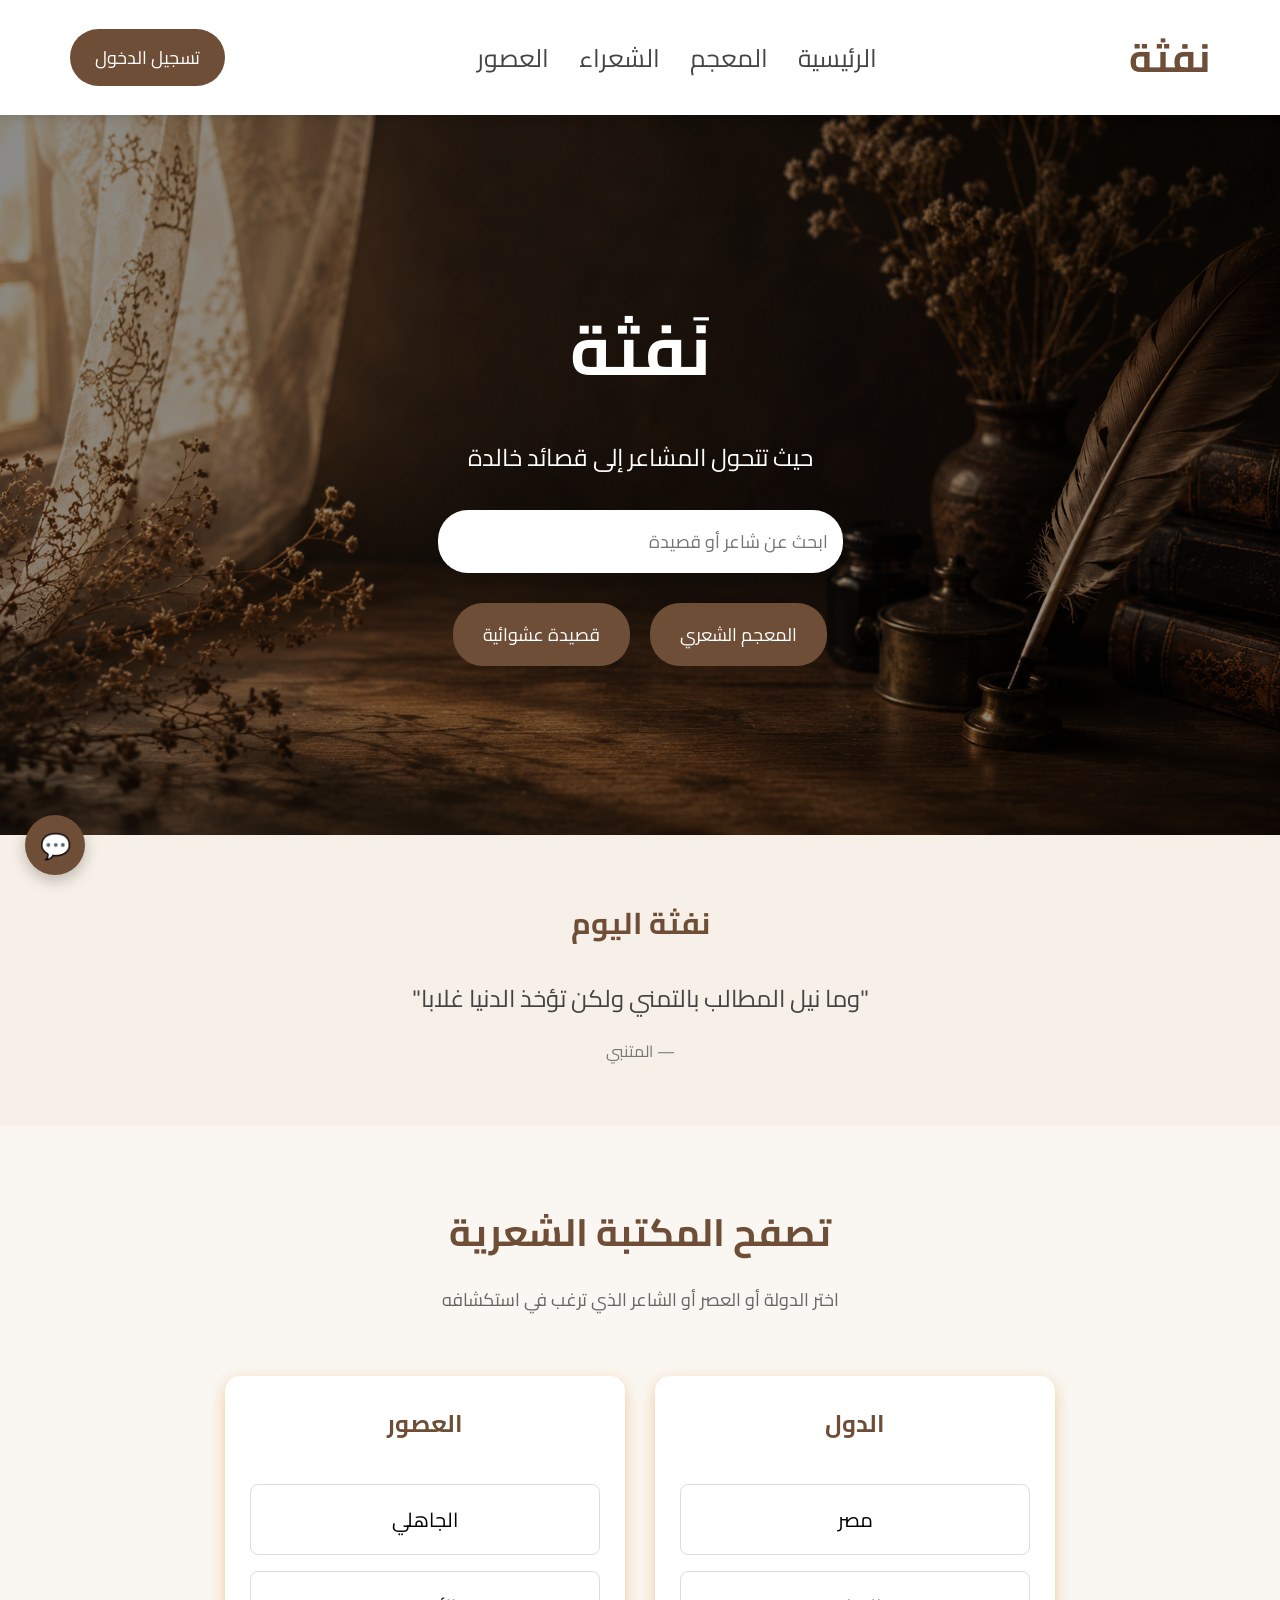
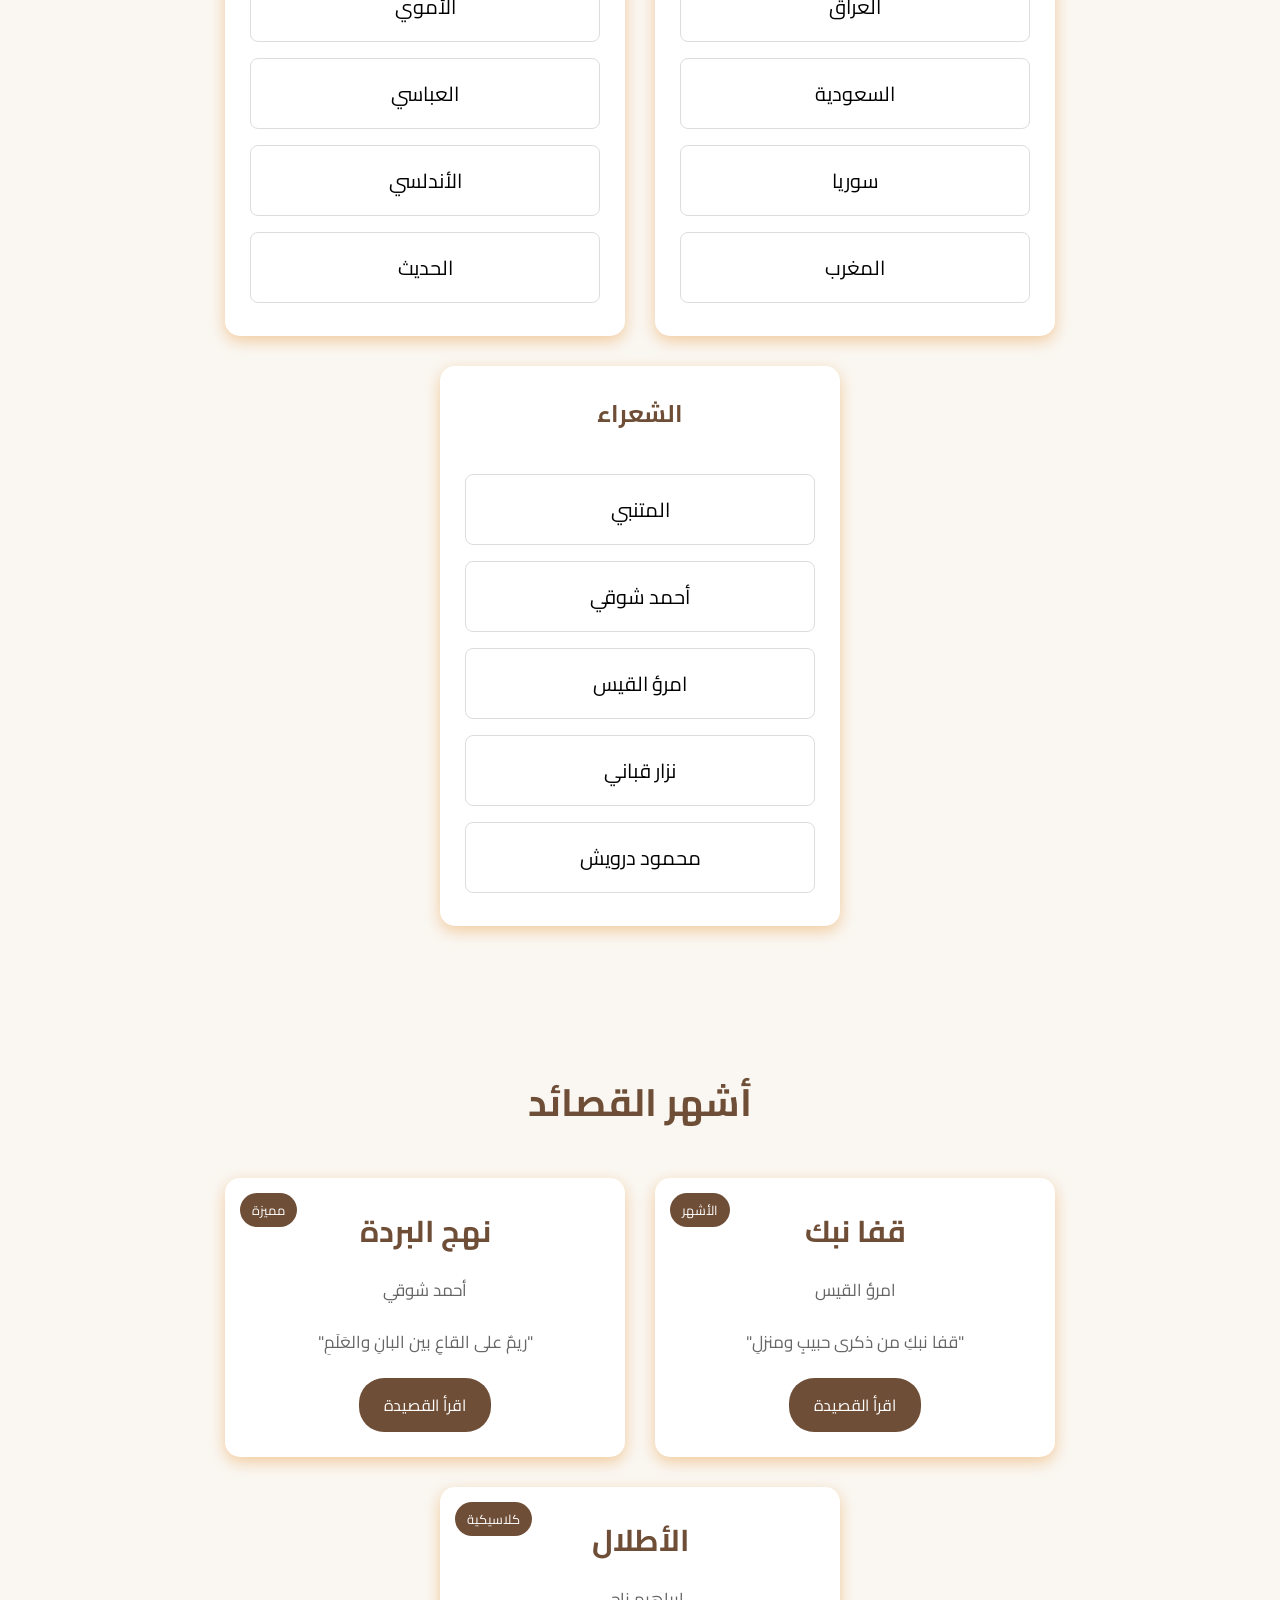
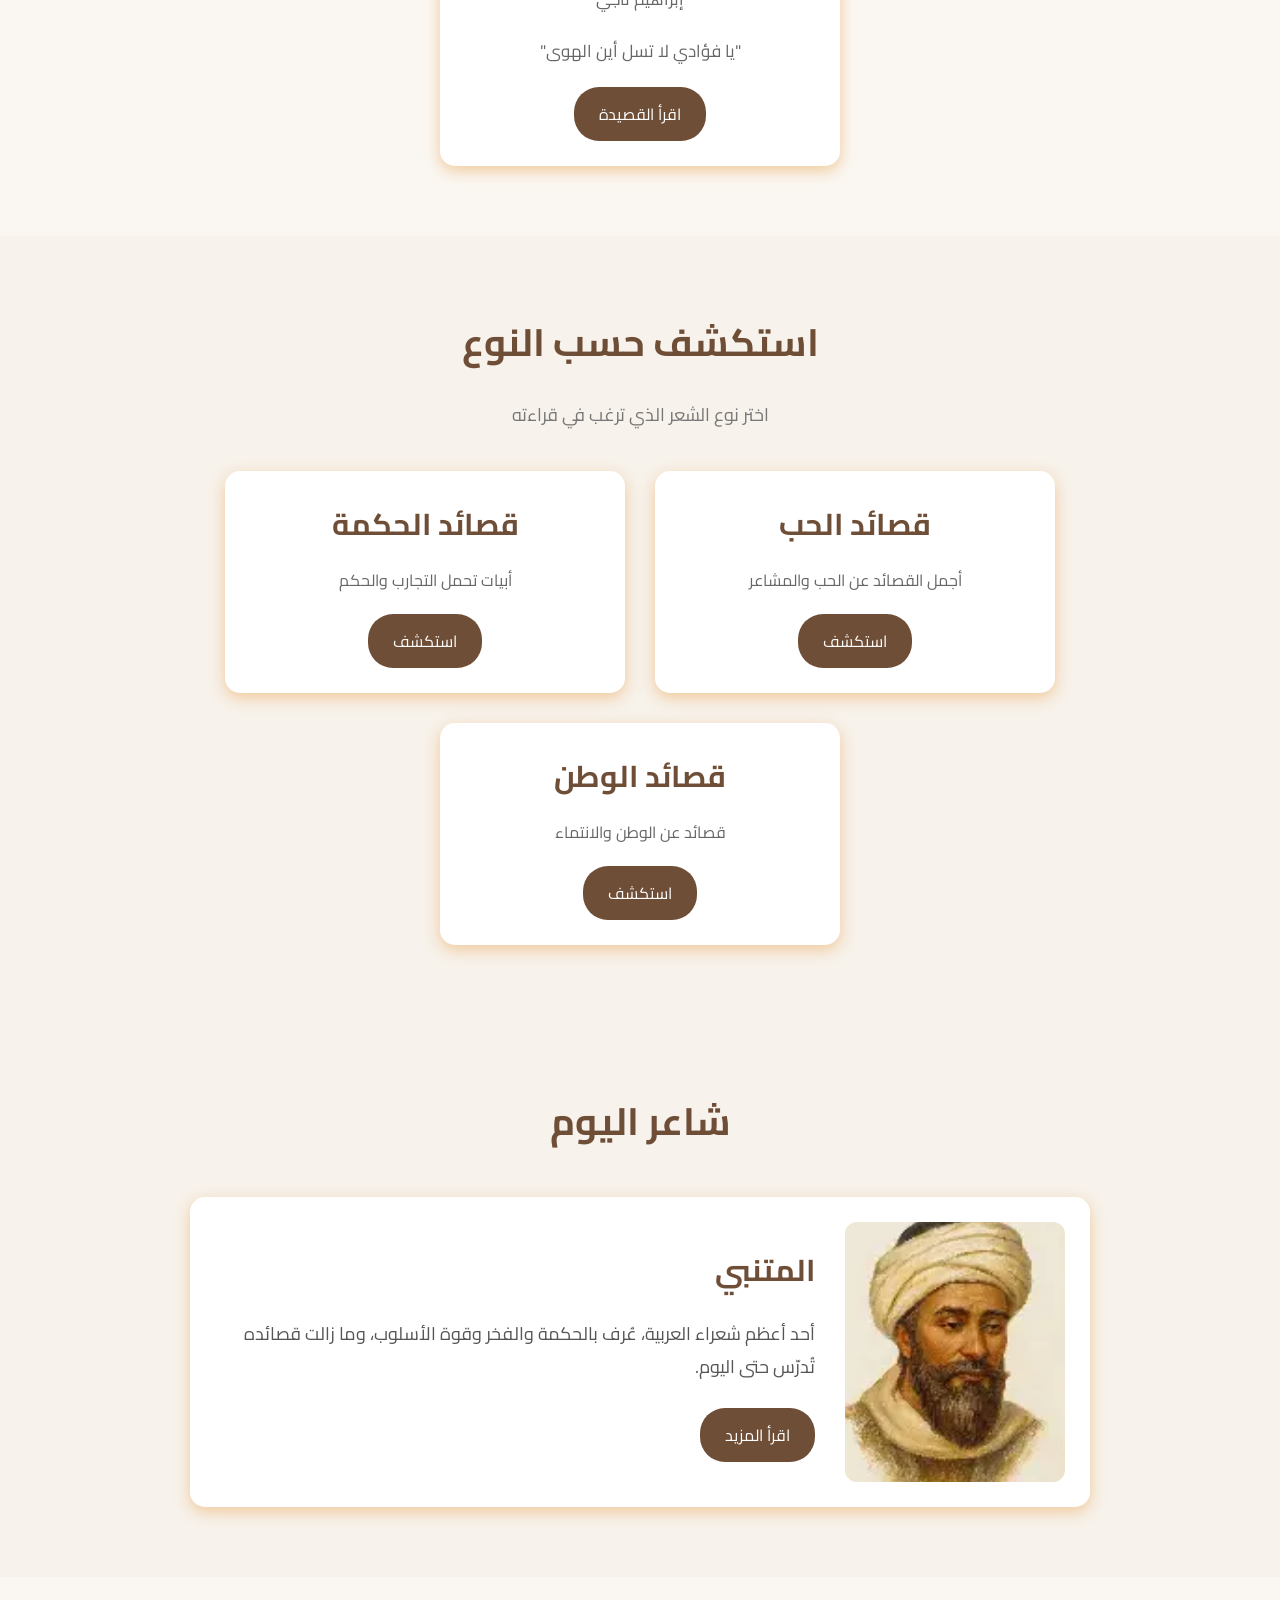
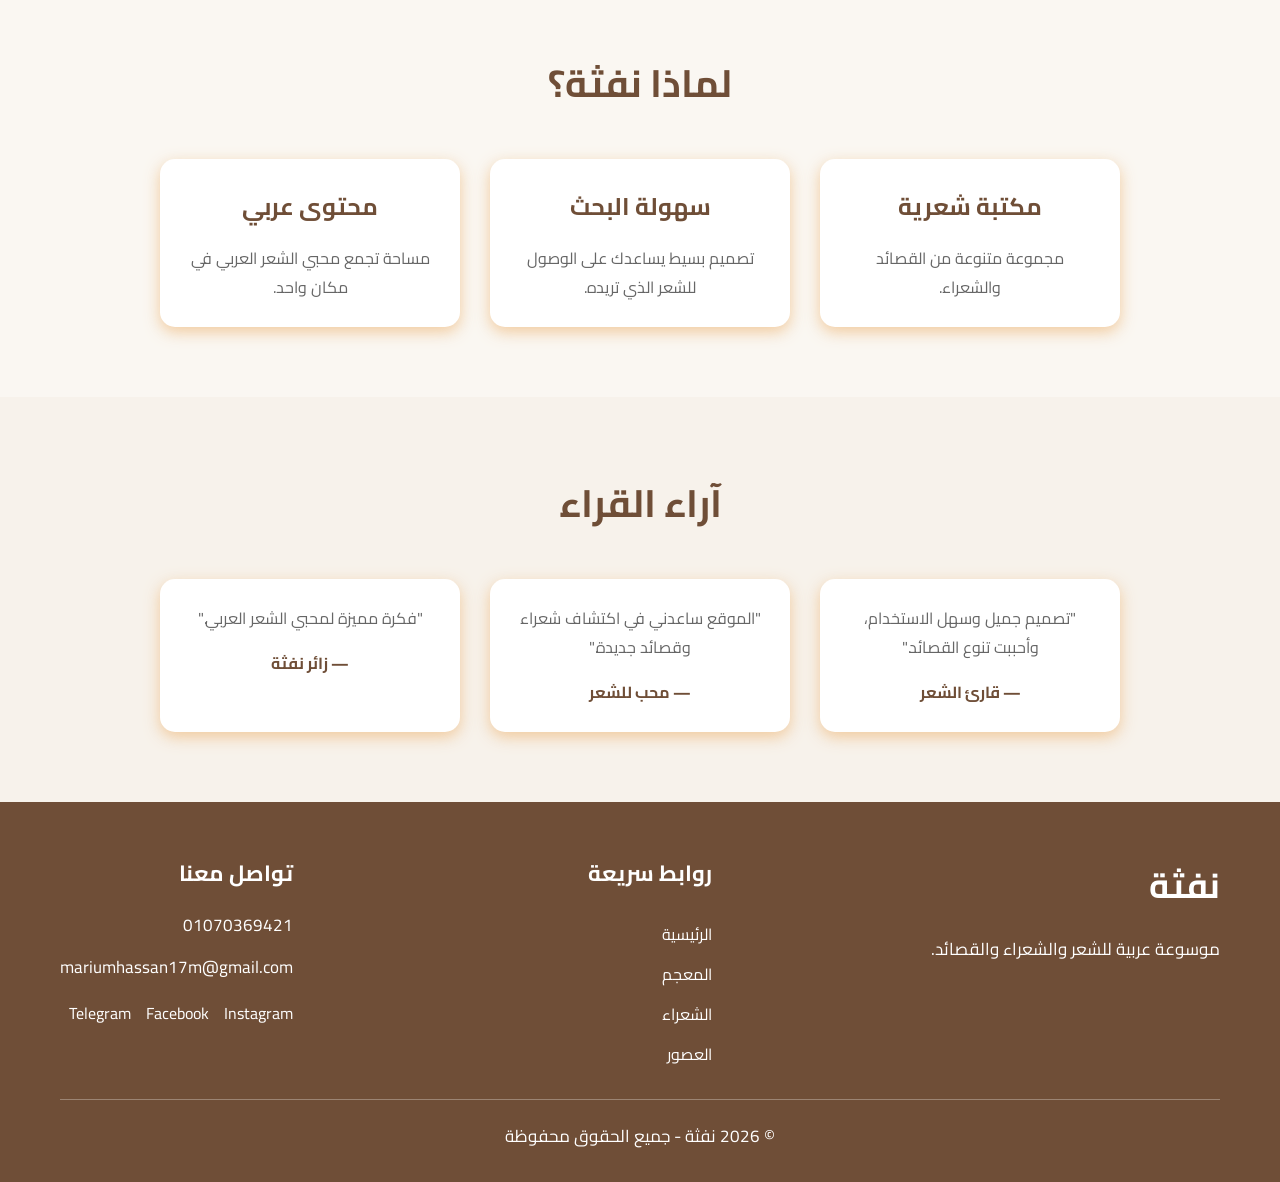
<file: index.html>
<!DOCTYPE html>
<html lang="ar" dir="rtl">
<head>
    <meta charset="UTF-8">
    <meta name="viewport" content="width=device-width, initial-scale=1.0">
    <title>نفثة - للشعر العربي</title>
    <link rel="stylesheet" href="Naftha.css">
    <link rel="preconnect" href="https://fonts.googleapis.com">
    <link rel="preconnect" href="https://fonts.gstatic.com" crossorigin>
    <link href="https://fonts.googleapis.com/css2?family=Cairo:wght@200;400;600;700&display=swap" rel="stylesheet">
</head>
<body>
<header>
    <div class="logo">
    <h2>نفثة</h2>
    </div>
    <nav>
    <ul>
    <li><a href="#home">الرئيسية</a></li>
    <li><a href="#dictionary">المعجم</a></li>
    <li><a href="#shoaraa">الشعراء</a></li>
    <li><a href="#age">العصور</a></li>
    </ul>
    </nav>
    <a href="user login.html" target="_blank" class="login">تسجيل الدخول</a>
</header>
<main>

    <section class="hero" id="home">
    <div class="overlay">
    <div class="content">
    <h1>نَفثة</h1>
    <p> حيث تتحول المشاعر إلى قصائد خالدة </p>

    <input type="text"
    placeholder="ابحث عن شاعر أو قصيدة">
    <div class="button">
    <button class="btn">المعجم الشعري</button>
    <button class="btn">قصيدة عشوائية</button>
    </div>
    </div>
    </div>
    </section>
    <section class="quote">
    <h2>نفثة اليوم</h2>
    <p> "وما نيل المطالب بالتمني ولكن تؤخذ الدنيا غلابا"</p>
    <span>— المتنبي</span>
    </section>
    <section class="title">
    <h2>تصفح المكتبة الشعرية</h2>
    <p> اختر الدولة أو العصر أو الشاعر الذي ترغب في استكشافه </p>
    </section>
    <section class="categories"> <!-- الصنف-->
    <div class="box">
    <h2>الدول</h2>
    <button>مصر</button>
    <button>العراق</button>
    <button>السعودية</button>
    <button>سوريا</button>
    <button>المغرب</button>
    </div>
    <div class="box" id="age">
    <h2>العصور</h2>
    <button>الجاهلي</button>
    <button>الأموي</button>
    <button>العباسي</button>
    <button>الأندلسي</button>
    <button>الحديث</button>
    </div>
    <div class="box" id="shoaraa">
    <h2>الشعراء</h2>
    <button>المتنبي</button>
    <button>أحمد شوقي</button>
    <button>امرؤ القيس</button>
    <button>نزار قباني</button>
    <button>محمود درويش</button>
    </div>
    </section>
    <section class="poems" id="dictionary">
    <h2>أشهر القصائد</h2>
    <div class="cards">
    <div class="card">
    <span class="badge">الأشهر</span>
    <h3>قفا نبك</h3>
    <p>امرؤ القيس</p>
    <p> "قفا نبكِ من ذكرى حبيبٍ ومنزلِ"</p>
    <button>اقرأ القصيدة</button>
    </div>
    <div class="card">
    <span class="badge">مميزة</span>
    <h3>نهج البردة</h3>
    <p>أحمد شوقي</p>
    <p> "ريمٌ على القاعِ بين البانِ والعَلَمِ"</p>
    <button>اقرأ القصيدة</button>
    </div>
    <div class="card">
    <span class="badge">كلاسيكية</span>
    <h3>الأطلال</h3>
    <p>إبراهيم ناجي</p>
    <p> "يا فؤادي لا تسل أين الهوى"</p>
    <button>اقرأ القصيدة</button>
    </div>
    </div>
    </section>
    <section class="types">
    <h2>استكشف حسب النوع</h2>
    <p> اختر نوع الشعر الذي ترغب في قراءته</p>
    <div class="type-cards">
    <div class="type-card">
    <h3>قصائد الحب</h3>
    <p> أجمل القصائد عن الحب والمشاعر </p>
    <button>استكشف</button>
    </div>
    <div class="type-card">
    <h3>قصائد الحكمة</h3>
    <p>أبيات تحمل التجارب والحكم</p>
   <button>استكشف</button>
   </div>
   <div class="type-card">
   <h3>قصائد الوطن</h3>
   <p>قصائد عن الوطن والانتماء</p>
   <button>استكشف</button>
   </div>
   </div>
   </section>
   <section class="poet">
   <h2>شاعر اليوم</h2>
   <div class="poet-card">
   <img src="img/almotanabi (2).webp" alt="صورة شاعر">
   <div class="poet-info">
   <h3>المتنبي</h3>
   <p>أحد أعظم شعراء العربية، عُرف بالحكمة والفخر
   وقوة الأسلوب، وما زالت قصائده تُدرّس حتى اليوم. </p>
   <button>اقرأ المزيد</button>
   </div>
   </div>
   </section>
   <section class="why-us">
   <h2>لماذا نفثة؟</h2>
   <div class="why-cards">
   <div class="why-card">
   <h3>مكتبة شعرية</h3>
   <p> مجموعة متنوعة من القصائد والشعراء. </p>
   </div>
   <div class="why-card">
   <h3>سهولة البحث</h3>
   <p>تصميم بسيط يساعدك على الوصول للشعر الذي تريده.</p>
   </div>
   <div class="why-card">
   <h3>محتوى عربي</h3>
   <p>مساحة تجمع محبي الشعر العربي في مكان واحد.</p>
   </div>
   </div>
   </section>
   <section class="reviews">
   <h2>آراء القراء</h2>
   <div class="review-cards">
   <div class="review-card">
   <p>"تصميم جميل وسهل الاستخدام، وأحببت تنوع القصائد." </p>
   <h4>— قارئ الشعر</h4>
   </div>
   <div class="review-card">
   <p> "الموقع ساعدني في اكتشاف شعراء وقصائد جديدة."</p>
   <h4>— محب للشعر</h4>
   </div>
   <div class="review-card">
   <p>"فكرة مميزة لمحبي الشعر العربي."</p>
   <h4>— زائر نفثة</h4>
   </div>
   </div>
   </section>
</main>
<footer>
   <div class="footer-content">
   <div class="footer-logo">
   <h2>نفثة</h2>
   <p>موسوعة عربية للشعر والشعراء والقصائد.</p>
   </div>
   <div class="footer-links">
   <h3>روابط سريعة</h3>
   <a href="#home">الرئيسية</a>
   <a href="#dictionary">المعجم</a>
   <a href="#shoaraa">الشعراء</a>
   <a href="#age">العصور</a>
   </div>
   <div class="footer-contact">
   <h3>تواصل معنا</h3>
   <p>01070369421</p>
   <p>mariumhassan17m@gmail.com</p>
   <div class="footer-social">
   <a href="#" target="_blank">Instagram</a>
   <a href="#" target="_blank">Facebook</a>
   <a href="https://t.me/nafstmasdor" target="_blank">Telegram</a>
   </div>
   </div>
   </div>
   <p class="copyright">
    © 2026 نفثة - جميع الحقوق محفوظة
   </p>
</footer>
   <a href="#" class="chat-button">💬</a>
</body>
</html>
</file>
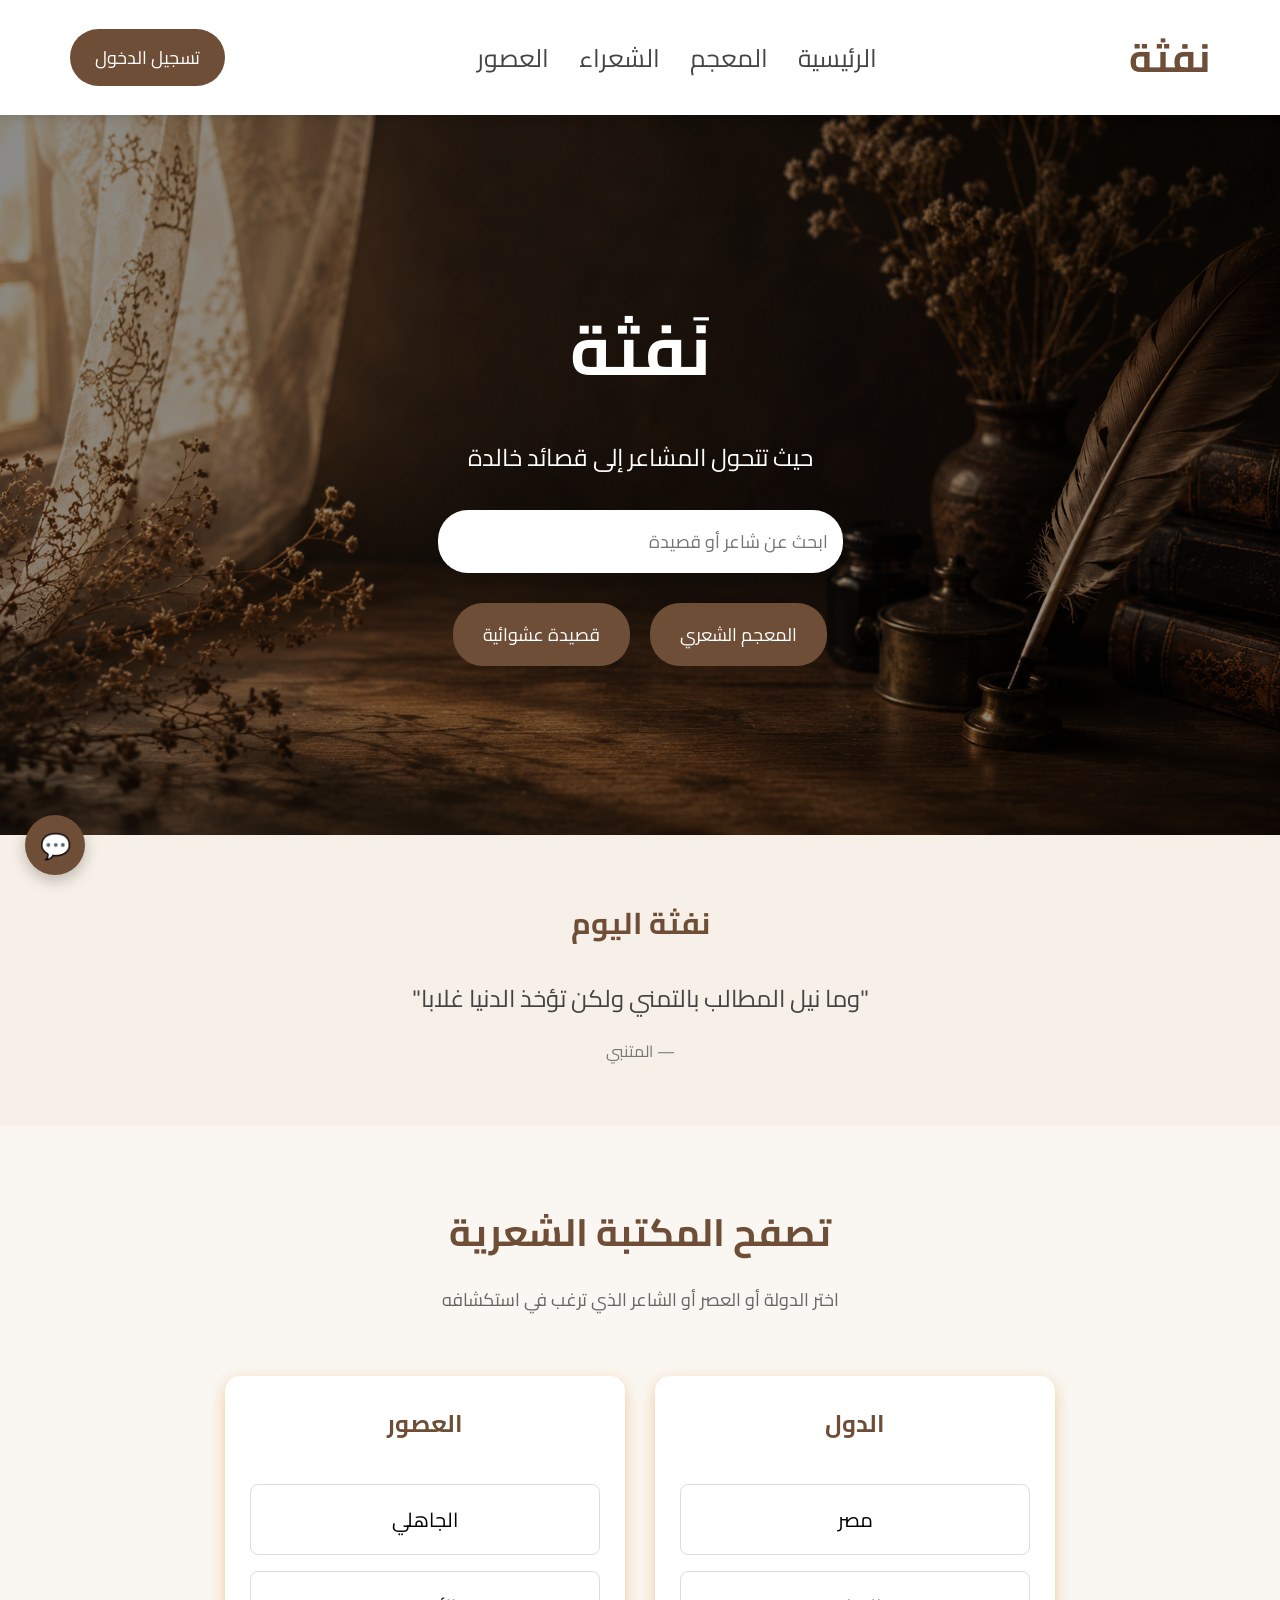
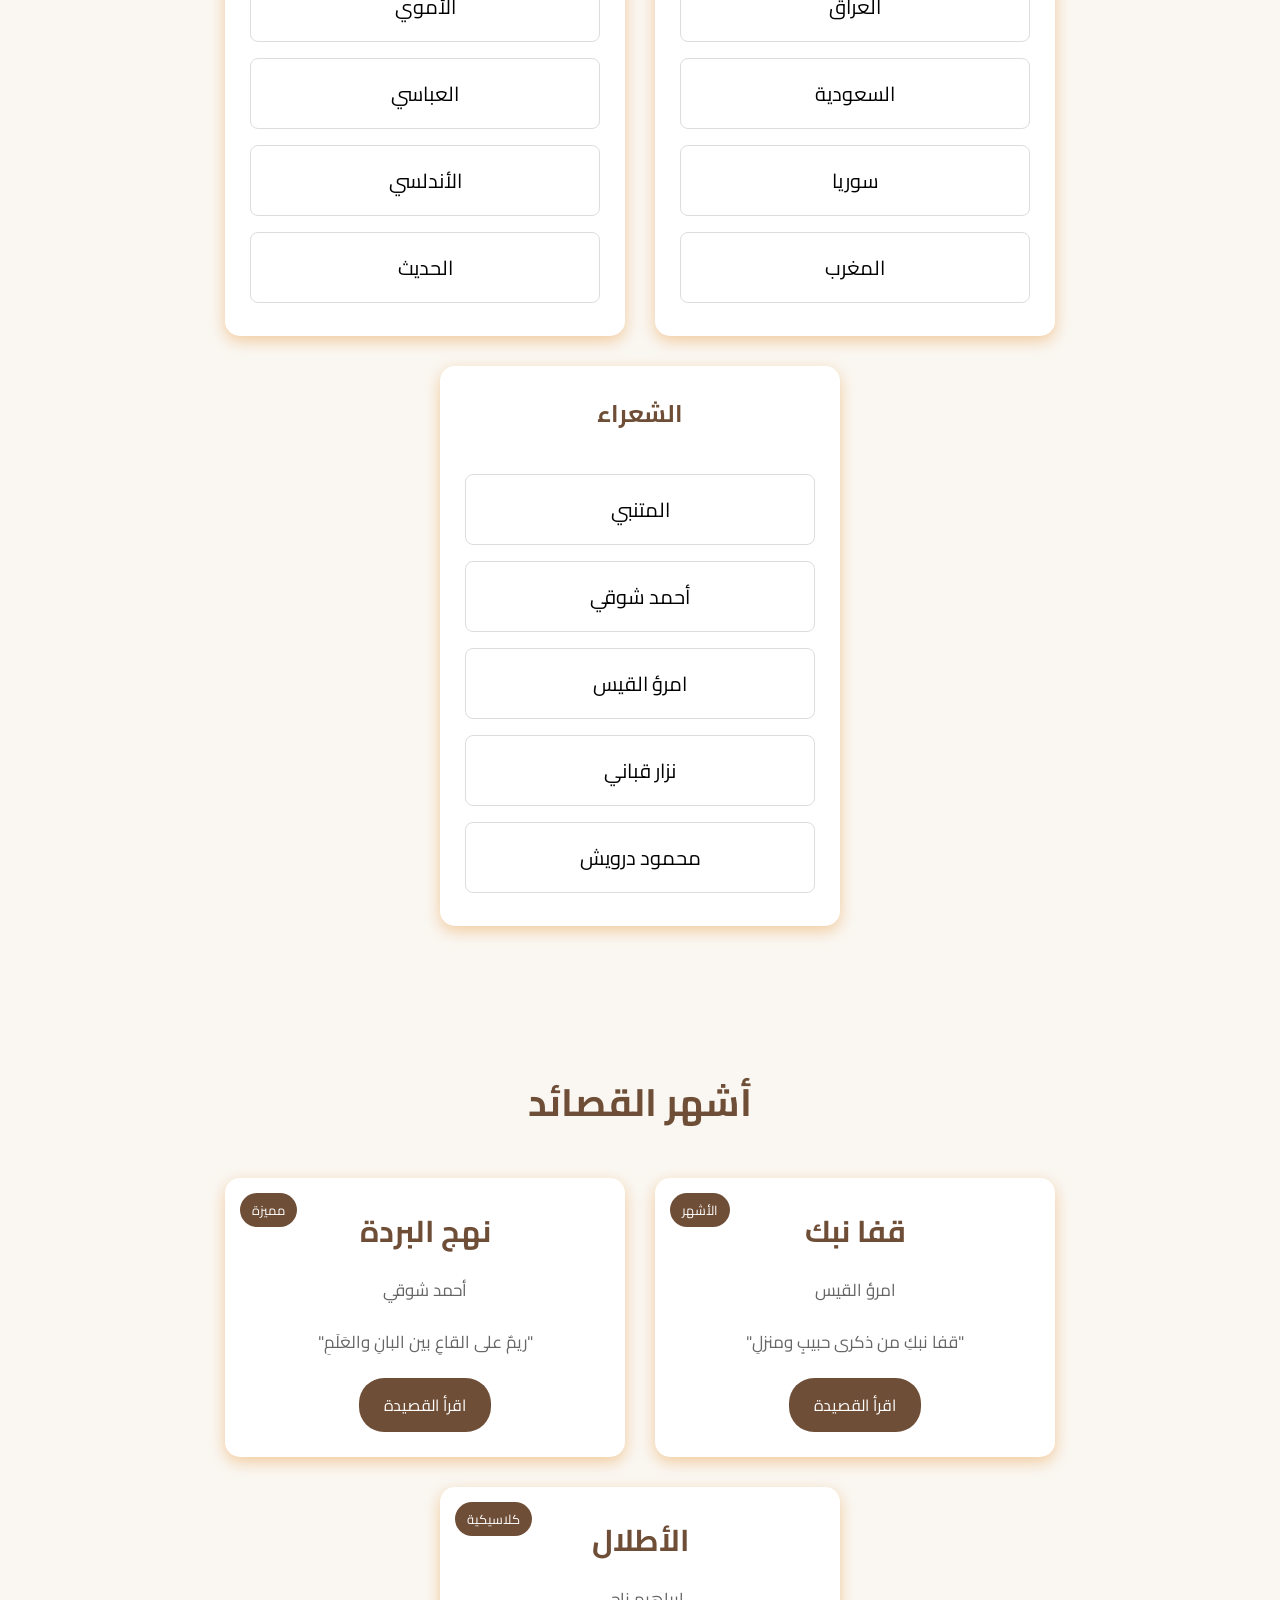
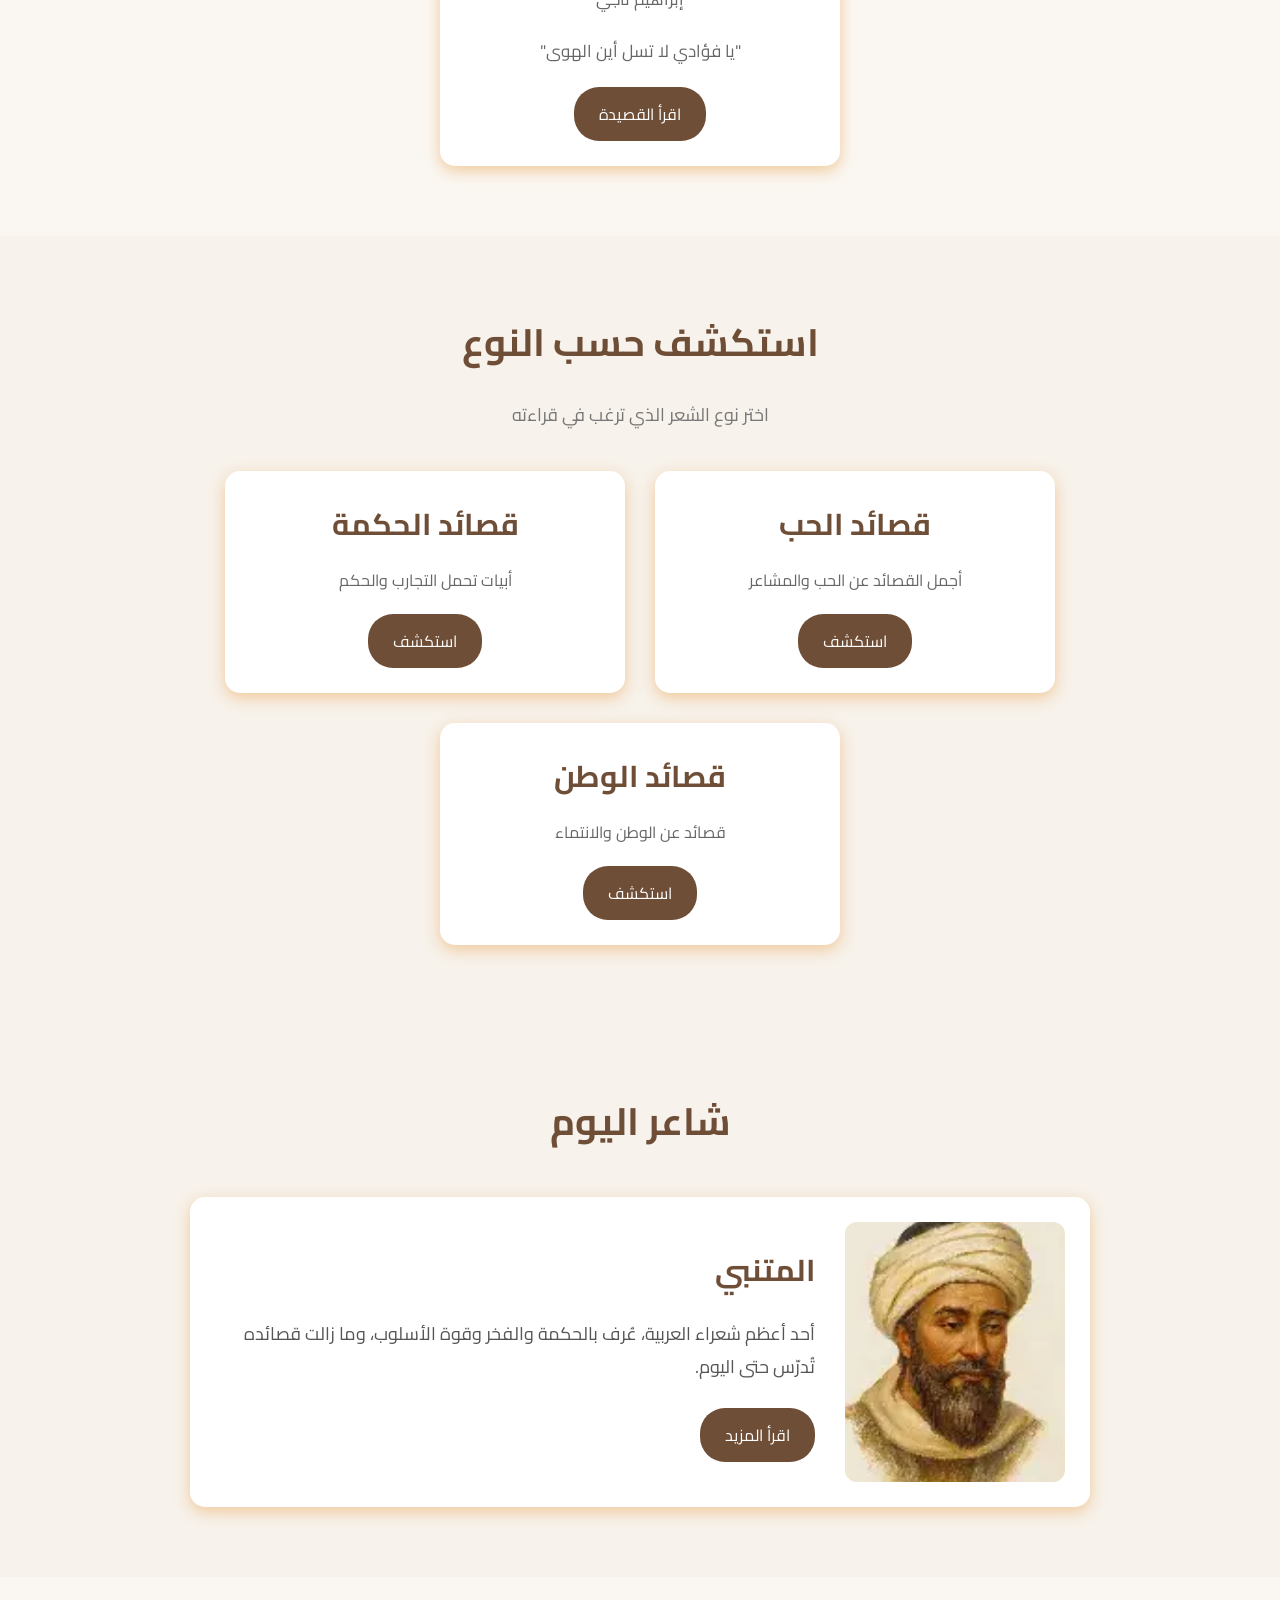
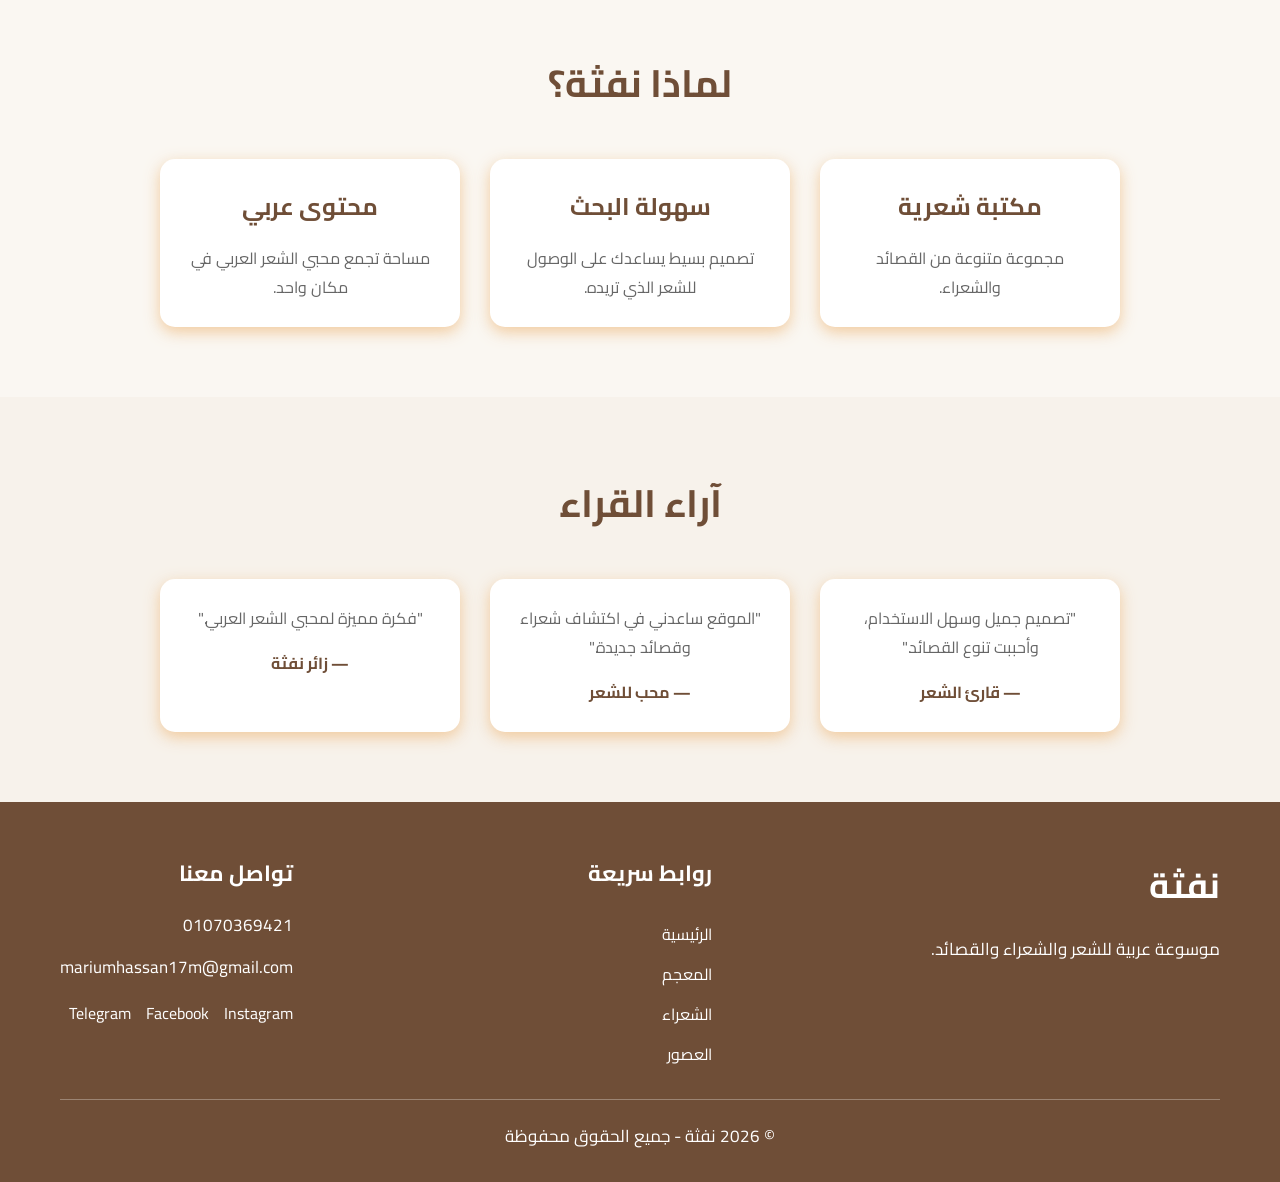
<file: Naftha.html>
<!DOCTYPE html>
<html lang="ar" dir="rtl">
<head>
    <meta charset="UTF-8">
    <meta name="viewport" content="width=device-width, initial-scale=1.0">
    <title>نفثة - للشعر العربي</title>
    <link rel="stylesheet" href="Naftha.css">
    <link rel="preconnect" href="https://fonts.googleapis.com">
    <link rel="preconnect" href="https://fonts.gstatic.com" crossorigin>
    <link href="https://fonts.googleapis.com/css2?family=Cairo:wght@200;400;600;700&display=swap" rel="stylesheet">
</head>
<body>
<header>
    <div class="logo">
    <h2>نفثة</h2>
    </div>
    <nav>
    <ul>
    <li><a href="#home">الرئيسية</a></li>
    <li><a href="#dictionary">المعجم</a></li>
    <li><a href="#shoaraa">الشعراء</a></li>
    <li><a href="#age">العصور</a></li>
    </ul>
    </nav>
    <a href="user login.html" target="_blank" class="login">تسجيل الدخول</a>
</header>
<main>

    <section class="hero" id="home">
    <div class="overlay">
    <div class="content">
    <h1>نَفثة</h1>
    <p> حيث تتحول المشاعر إلى قصائد خالدة </p>

    <input type="text"
    placeholder="ابحث عن شاعر أو قصيدة">
    <div class="button">
    <button class="btn">المعجم الشعري</button>
    <button class="btn">قصيدة عشوائية</button>
    </div>
    </div>
    </div>
    </section>
    <section class="quote">
    <h2>نفثة اليوم</h2>
    <p> "وما نيل المطالب بالتمني ولكن تؤخذ الدنيا غلابا"</p>
    <span>— المتنبي</span>
    </section>
    <section class="title">
    <h2>تصفح المكتبة الشعرية</h2>
    <p> اختر الدولة أو العصر أو الشاعر الذي ترغب في استكشافه </p>
    </section>
    <section class="categories"> <!-- الصنف-->
    <div class="box">
    <h2>الدول</h2>
    <button>مصر</button>
    <button>العراق</button>
    <button>السعودية</button>
    <button>سوريا</button>
    <button>المغرب</button>
    </div>
    <div class="box" id="age">
    <h2>العصور</h2>
    <button>الجاهلي</button>
    <button>الأموي</button>
    <button>العباسي</button>
    <button>الأندلسي</button>
    <button>الحديث</button>
    </div>
    <div class="box" id="shoaraa">
    <h2>الشعراء</h2>
    <button>المتنبي</button>
    <button>أحمد شوقي</button>
    <button>امرؤ القيس</button>
    <button>نزار قباني</button>
    <button>محمود درويش</button>
    </div>
    </section>
    <section class="poems" id="dictionary">
    <h2>أشهر القصائد</h2>
    <div class="cards">
    <div class="card">
    <span class="badge">الأشهر</span>
    <h3>قفا نبك</h3>
    <p>امرؤ القيس</p>
    <p> "قفا نبكِ من ذكرى حبيبٍ ومنزلِ"</p>
    <button>اقرأ القصيدة</button>
    </div>
    <div class="card">
    <span class="badge">مميزة</span>
    <h3>نهج البردة</h3>
    <p>أحمد شوقي</p>
    <p> "ريمٌ على القاعِ بين البانِ والعَلَمِ"</p>
    <button>اقرأ القصيدة</button>
    </div>
    <div class="card">
    <span class="badge">كلاسيكية</span>
    <h3>الأطلال</h3>
    <p>إبراهيم ناجي</p>
    <p> "يا فؤادي لا تسل أين الهوى"</p>
    <button>اقرأ القصيدة</button>
    </div>
    </div>
    </section>
    <section class="types">
    <h2>استكشف حسب النوع</h2>
    <p> اختر نوع الشعر الذي ترغب في قراءته</p>
    <div class="type-cards">
    <div class="type-card">
    <h3>قصائد الحب</h3>
    <p> أجمل القصائد عن الحب والمشاعر </p>
    <button>استكشف</button>
    </div>
    <div class="type-card">
    <h3>قصائد الحكمة</h3>
    <p>أبيات تحمل التجارب والحكم</p>
   <button>استكشف</button>
   </div>
   <div class="type-card">
   <h3>قصائد الوطن</h3>
   <p>قصائد عن الوطن والانتماء</p>
   <button>استكشف</button>
   </div>
   </div>
   </section>
   <section class="poet">
   <h2>شاعر اليوم</h2>
   <div class="poet-card">
   <img src="../img/almotanabi (2).webp" alt="صورة شاعر">
   <div class="poet-info">
   <h3>المتنبي</h3>
   <p>أحد أعظم شعراء العربية، عُرف بالحكمة والفخر
   وقوة الأسلوب، وما زالت قصائده تُدرّس حتى اليوم. </p>
   <button>اقرأ المزيد</button>
   </div>
   </div>
   </section>
   <section class="why-us">
   <h2>لماذا نفثة؟</h2>
   <div class="why-cards">
   <div class="why-card">
   <h3>مكتبة شعرية</h3>
   <p> مجموعة متنوعة من القصائد والشعراء. </p>
   </div>
   <div class="why-card">
   <h3>سهولة البحث</h3>
   <p>تصميم بسيط يساعدك على الوصول للشعر الذي تريده.</p>
   </div>
   <div class="why-card">
   <h3>محتوى عربي</h3>
   <p>مساحة تجمع محبي الشعر العربي في مكان واحد.</p>
   </div>
   </div>
   </section>
   <section class="reviews">
   <h2>آراء القراء</h2>
   <div class="review-cards">
   <div class="review-card">
   <p>"تصميم جميل وسهل الاستخدام، وأحببت تنوع القصائد." </p>
   <h4>— قارئ الشعر</h4>
   </div>
   <div class="review-card">
   <p> "الموقع ساعدني في اكتشاف شعراء وقصائد جديدة."</p>
   <h4>— محب للشعر</h4>
   </div>
   <div class="review-card">
   <p>"فكرة مميزة لمحبي الشعر العربي."</p>
   <h4>— زائر نفثة</h4>
   </div>
   </div>
   </section>
</main>
<footer>
   <div class="footer-content">
   <div class="footer-logo">
   <h2>نفثة</h2>
   <p>موسوعة عربية للشعر والشعراء والقصائد.</p>
   </div>
   <div class="footer-links">
   <h3>روابط سريعة</h3>
   <a href="#home">الرئيسية</a>
   <a href="#dictionary">المعجم</a>
   <a href="#shoaraa">الشعراء</a>
   <a href="#age">العصور</a>
   </div>
   <div class="footer-contact">
   <h3>تواصل معنا</h3>
   <p>01070369421</p>
   <p>mariumhassan17m@gmail.com</p>
   <div class="footer-social">
   <a href="#" target="_blank">Instagram</a>
   <a href="#" target="_blank">Facebook</a>
   <a href="https://t.me/nafstmasdor" target="_blank">Telegram</a>
   </div>
   </div>
   </div>
   <p class="copyright">
    © 2026 نفثة - جميع الحقوق محفوظة
   </p>
</footer>
   <a href="#" class="chat-button">💬</a>
</body>
</html>
</file>
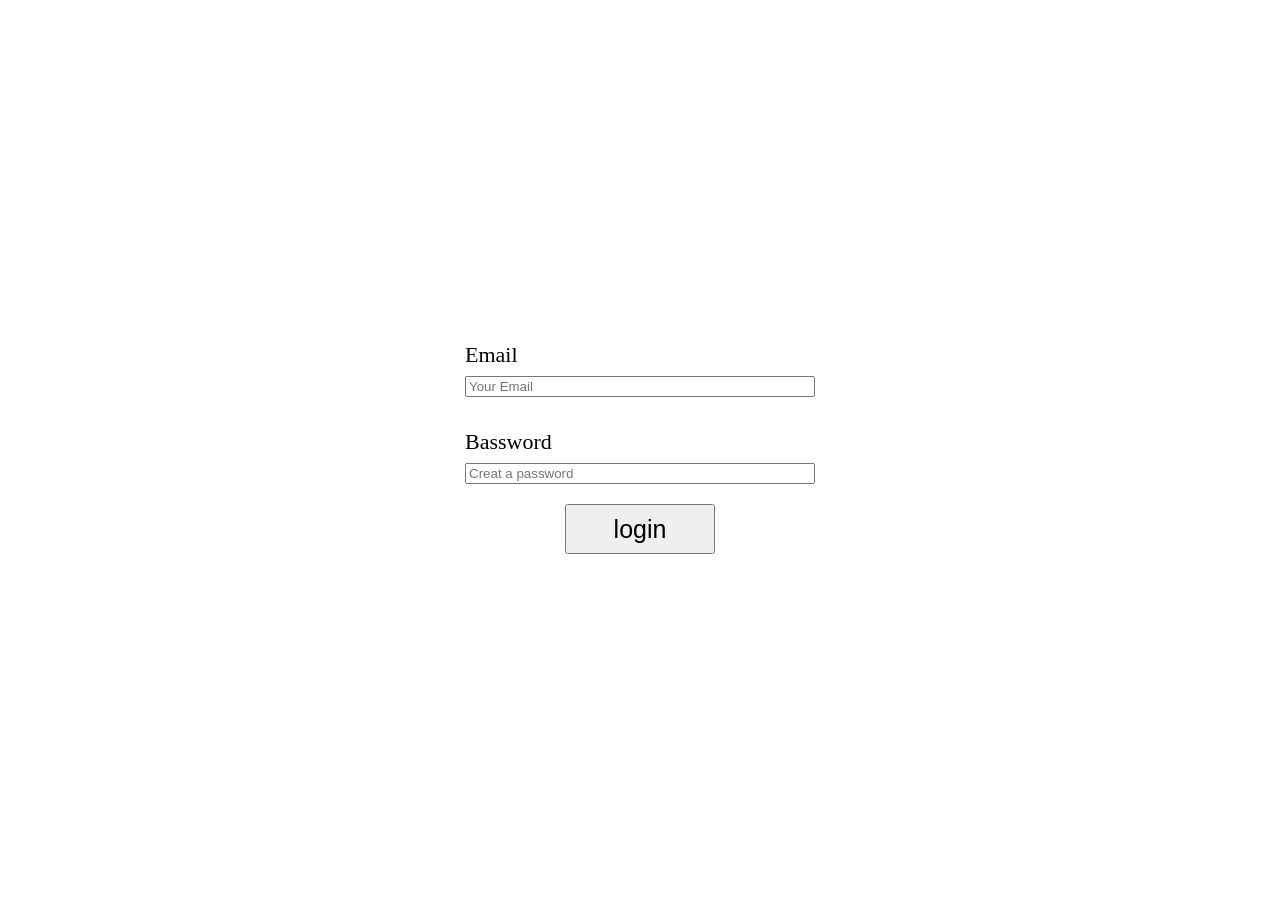
<file: user login.html>
<!DOCTYPE html>
<head>
  <title>  نفثة : تسجيل دخول </title>  
      <link rel="stylesheet" href="user login.css">

</head>
<body>
    <div class="login box"> 
    <label> Email</label>
    <input type="Email"
    placeholder="Your Email">
    <p> </p>
    <label> Bassword </label>
    <input type="password"
    placeholder="Creat a password">
    <button class="btn"> login </button>
    </div>
</body>
</file>
<file: Naftha.css>
* {   /*  universal */
    margin: 0;
    padding: 0;
    box-sizing: border-box;
    font-family: "Cairo", sans-serif;
}

html {
    scroll-behavior: smooth;
}

body {
    background: #faf7f2;
    color: #444;
    overflow-x: hidden;
}

header {
    display: flex;
    justify-content: space-between;
    align-items: center;
    padding: 20px 70px;
    background: white;
    box-shadow: 0 2px 10px rgba(0, 0, 0, .1);
    position: sticky;
    top: 0;
    z-index: 1000;
}

.logo h2 {
    color: #6f4e37;
    font-size: 40px;
}

nav ul {
    display: flex;
    gap: 30px;
    list-style: none;
}

nav a {
    text-decoration: none;
    color: #444;
    font-size: 25px;
    transition: .3s;
}

nav a:hover {
    color: #6f4e37;
}

.login {
    text-decoration: none;
    background: #6f4e37;
    color: white;
    padding: 12px 25px;
    border-radius: 30px;
    transition: .3s;
    font-size: 18px;
}

.login:hover {
    background: #8b5a2b;
    transform: translateY(-3px);
}

.hero {
    background-image: url("img/naftha.png");
    background-size: cover;
    background-position: center;
    background-repeat: no-repeat;
    height: 80vh;
    overflow: hidden;
}

.overlay {
    width: 100%;
    height: 100%;
    background: rgba(0, 0, 0, .45);
    display: flex;
    justify-content: center;
    align-items: center;
}

.content {
    text-align: center;
    color: white;
}

.content h1 {
    font-size: 70px;
    margin-bottom: 20px;
}

.content p {
    font-size: 24px;
    margin-bottom: 30px;
}

.content input {
    width: 450px;
    max-width: 90%;
    padding: 15px;
    border: none;
    border-radius: 30px;
    font-size: 18px;
    margin-bottom: 30px;
    outline: none;
}

.button {
    display: flex;
    justify-content: center;
    gap: 20px;
}

.btn {
    padding: 15px 30px;
    background: #6f4e37;
    color: white;
    border: none;
    border-radius: 30px;
    font-size: 18px;
    cursor: pointer;
    transition: .3s;
}

.btn:hover {
    background: #8b5a2b;
    transform: translateY(-3px);
}

.quote {
    text-align: center;
    padding: 60px 20px;
    background: #f7f0e8;
}

.quote h2 {
    color: #6f4e37;
    margin-bottom: 25px;
    font-size: 30px;
}

.quote p {
    font-size: 24px;
    color: #444;
    margin-bottom: 15px;
}

.quote span {
    color: #777;
}

.title {
    text-align: center;
    margin: 70px 0 40px;
}

.title h2 {
    font-size: 38px;
    color: #6f4e37;
    margin-bottom: 15px;
}

.title p {
    color: #666;
    font-size: 18px;
}

.categories {
    display: flex;
    justify-content: center; /*  الاتجاه الاساسي للعناصر */
    align-items: stretch; /*   المحاذاه , الابعاد */
    gap: 30px;
    flex-wrap: wrap;  /*  العنصر ينزل للسطر اللي تحته */
    padding: 20px 60px 70px;
}

.box {
    width: 400px;
    background: white;
    padding: 25px;
    border-radius: 15px;
    box-shadow: 0 5px 15px rgba(239, 192, 139, 0.815);
    transition: .3s;
}

.box:hover {
    transform: translateY(-8px);
}

.box h2 {
    text-align: center;
    color: #6f4e37;
    margin-bottom: 30px;
}

.box button {
    width: 100%;
    padding: 16px;
    margin: 8px 0;
    background: white;
    border: 1px solid #ddd;
    border-radius: 8px;
    font-size: 20px;
    cursor: pointer;
    transition: .3s;
}

.box button:hover {
    background: #f3e8dc;
    color: #6f4e37;
}

.poems {
    padding: 70px 60px;
    text-align: center;
}

.poems h2 {
    font-size: 38px;
    color: #6f4e37;
    margin-bottom: 40px;
}

.cards {
    display: flex;
    justify-content: center;
    align-items: stretch;
    gap: 30px;
    flex-wrap: wrap;
}

.card {
    width: 400px;
    background: white;
    padding: 25px;
    border-radius: 15px;
    box-shadow: 0 5px 15px rgba(239, 192, 139, 0.815);
    transition: .3s;
    position: relative;
    overflow: hidden;
}

.card:hover {
    transform: translateY(-8px);
}

.card h3 {
    font-size: 30px;
    color: #6f4e37;
    margin-bottom: 15px;
}

.card p {
    color: #666;
    margin-bottom: 20px;
    font-size: 17px;
}

.card button,
.type-card button,
.poet-info button {
    padding: 12px 25px;
    background: #6f4e37;
    color: white;
    border: none;
    border-radius: 25px;
    cursor: pointer;
    font-size: 16px;
    transition: .3s;
}

.card button:hover,
.type-card button:hover,
.poet-info button:hover {
    background: #8b5a2b;
    transform: translateY(-3px);
}

.badge {
    position: absolute;
    top: 15px;
    left: 15px;
    background: #6f4e37;
    color: white;
    padding: 5px 12px;
    border-radius: 20px;
    font-size: 13px;
    z-index: 2;
}

.types {
    padding: 70px 60px;
    text-align: center;
    background: #f7f2eb;
}

.types h2 {
    font-size: 38px;
    color: #6f4e37;
    margin-bottom: 20px;
}

.types > p {
    color: #777;
    font-size: 18px;
    margin-bottom: 40px;
}

.type-cards {
    display: flex;
    justify-content: center;
    align-items: stretch;
    gap: 30px;
    flex-wrap: wrap;
}

.type-card {
    width: 400px;
    background: white;
    padding: 25px;
    border-radius: 15px;
    box-shadow: 0 5px 15px rgba(239, 192, 139, 0.815);
    transition: .3s;
}

.type-card:hover {
    transform: translateY(-8px);
}

.type-card h3 {
    font-size: 30px;
    color: #6f4e37;
    margin-bottom: 15px;
}

.type-card p {
    color: #666;
    line-height: 1.7;
    margin-bottom: 20px;
}

.poet {
    padding: 70px 60px;
    background: #f7f2eb;
}

.poet h2 {
    text-align: center;
    font-size: 38px;
    color: #6f4e37;
    margin-bottom: 40px;
}

.poet-card {
    width: 900px;
    max-width: 90%;
    margin: auto;
    display: flex;
    align-items: center;
    gap: 30px;
    background: white;
    padding: 25px;
    border-radius: 15px;
    box-shadow: 0 5px 15px rgba(239, 192, 139, 0.815);
}

.poet-card img {
    width: 220px;
    height: 260px;
    border-radius: 12px;
    object-fit: cover;
}

.poet-info {
    flex: 1;
}

.poet-info h3 {
    font-size: 30px;
    color: #6f4e37;
    margin-bottom: 20px;
}

.poet-info p {
    font-size: 18px;
    line-height: 1.8;
    color: #555;
    margin-bottom: 25px;
}

.why-us {
    padding: 70px 60px;
    text-align: center;
}

.why-us h2,
.reviews h2 {
    font-size: 38px;
    color: #6f4e37;
    margin-bottom: 40px;
}

.why-cards,
.review-cards {
    display: flex;
    justify-content: center;
    align-items: stretch;
    gap: 30px;
    flex-wrap: wrap;
}

.why-card,
.review-card {
    width: 300px;
    background: white;
    padding: 25px;
    border-radius: 15px;
    box-shadow: 0 5px 15px rgba(239, 192, 139, 0.815);
    transition: .3s;
}

.why-card:hover,
.review-card:hover {
    transform: translateY(-8px);
}

.why-card h3 {
    color: #6f4e37;
    font-size: 24px;
    margin-bottom: 15px;
}

.why-card p,
.review-card p {
    color: #666;
    line-height: 1.8;
}

.reviews {
    padding: 70px 60px;
    background: #f7f2eb;
    text-align: center;
}

.review-card h4 {
    color: #6f4e37;
    margin-top: 15px;
}

footer {
    margin-top: 0;
    background: #6f4e37;
    color: white;
    padding: 50px 60px 20px;
}

.footer-content {
    display: flex;
    justify-content: space-between;
    align-items: flex-start;
    gap: 40px;
    flex-wrap: wrap;
}

footer h2 {
    font-size: 35px;
    margin-bottom: 15px;
}

footer h3 {
    font-size: 22px;
    margin-bottom: 15px;
}

footer p {
    font-size: 17px;
    margin: 10px 0;
}

.footer-logo,
.footer-links,
.footer-contact {
    min-width: 200px;
}

.footer-links {
    display: flex;
    flex-direction: column;
    gap: 10px;
}

.footer-links a,
.footer-social a {
    color: white;
    text-decoration: none;
    transition: .3s;
}

.footer-links a:hover,
.footer-social a:hover {
    color: #f3d6b5;
}

.footer-social {
    display: flex;
    gap: 15px;
    margin-top: 15px;
}

.copyright {
    text-align: center;
    border-top: 1px solid rgba(255, 255, 255, .3);
    padding-top: 20px;
    margin-top: 30px;
}

.chat-button {
    position: fixed;
    bottom: 25px;
    left: 25px;
    width: 60px;
    height: 60px;
    background: #6f4e37;
    color: white;
    text-decoration: none;
    border-radius: 50%;
    display: flex;
    justify-content: center;
    align-items: center;
    font-size: 25px;
    box-shadow: 0 5px 15px rgba(0, 0, 0, .25);
    z-index: 2000;
    transition: .3s;
}

.chat-button:hover {
    background: #8b5a2b;
    transform: scale(1.1);
}

@media (max-width: 900px) {

    header {
        padding: 15px 30px;
    }

    nav ul {
        gap: 15px;
    }

    nav a {
        font-size: 18px;
    }

    .logo h2 {
        font-size: 32px;
    }

    .poet-card {
        width: 95%;
    }
}

@media (max-width: 768px) {

    header {
        flex-direction: column;
        gap: 15px;
    }

    nav ul {
        flex-wrap: wrap;
        justify-content: center;
    }

    .hero {
        height: 70vh;
    }

    .content h1 {
        font-size: 50px;
    }

    .content p {
        font-size: 18px;
    }

    .content input {
        width: 90%;
    }

    .categories,
    .cards,
    .type-cards,
    .why-cards,
    .review-cards {
        padding-left: 20px;
        padding-right: 20px;
    }

    .box,
    .card,
    .type-card {
        width: 100%;
        max-width: 400px;
    }

    .poet-card {
        flex-direction: column;
        text-align: center;
    }

    .poet-card img {
        width: 200px;
        height: 230px;
    }

    .footer-content {
        flex-direction: column;
        text-align: center;
        align-items: center;
    }

    .footer-social {
        justify-content: center;
    }
}

@media (max-width: 500px) {

    .title h2,
    .poems h2,
    .types h2,
    .poet h2,
    .why-us h2,
    .reviews h2 {
        font-size: 30px;
    }

    .button {
        flex-direction: column;
        align-items: center;
    }

    .btn {
        width: 200px;
    }
}
</file>
<file: user login.css>
body{
    display: flex;
    justify-content: center;
    align-items: center;
    height: 100vh;
}

.login.box {
    width: 350px;
    display: flex;
    flex-direction: column;
}

.login.box label {
    font-size: 22px;
    margin-bottom: 8px;
}

.login .box input {
    height: 45px;
    font-size: 18px;
    padding: 10px;
    margin-bottom: 20px;
    border-radius: 8px;
}

.btn{
    width: 150px;
    height: 50px;
    font-size: 25px;
    margin: 20px auto;
}
</file>
